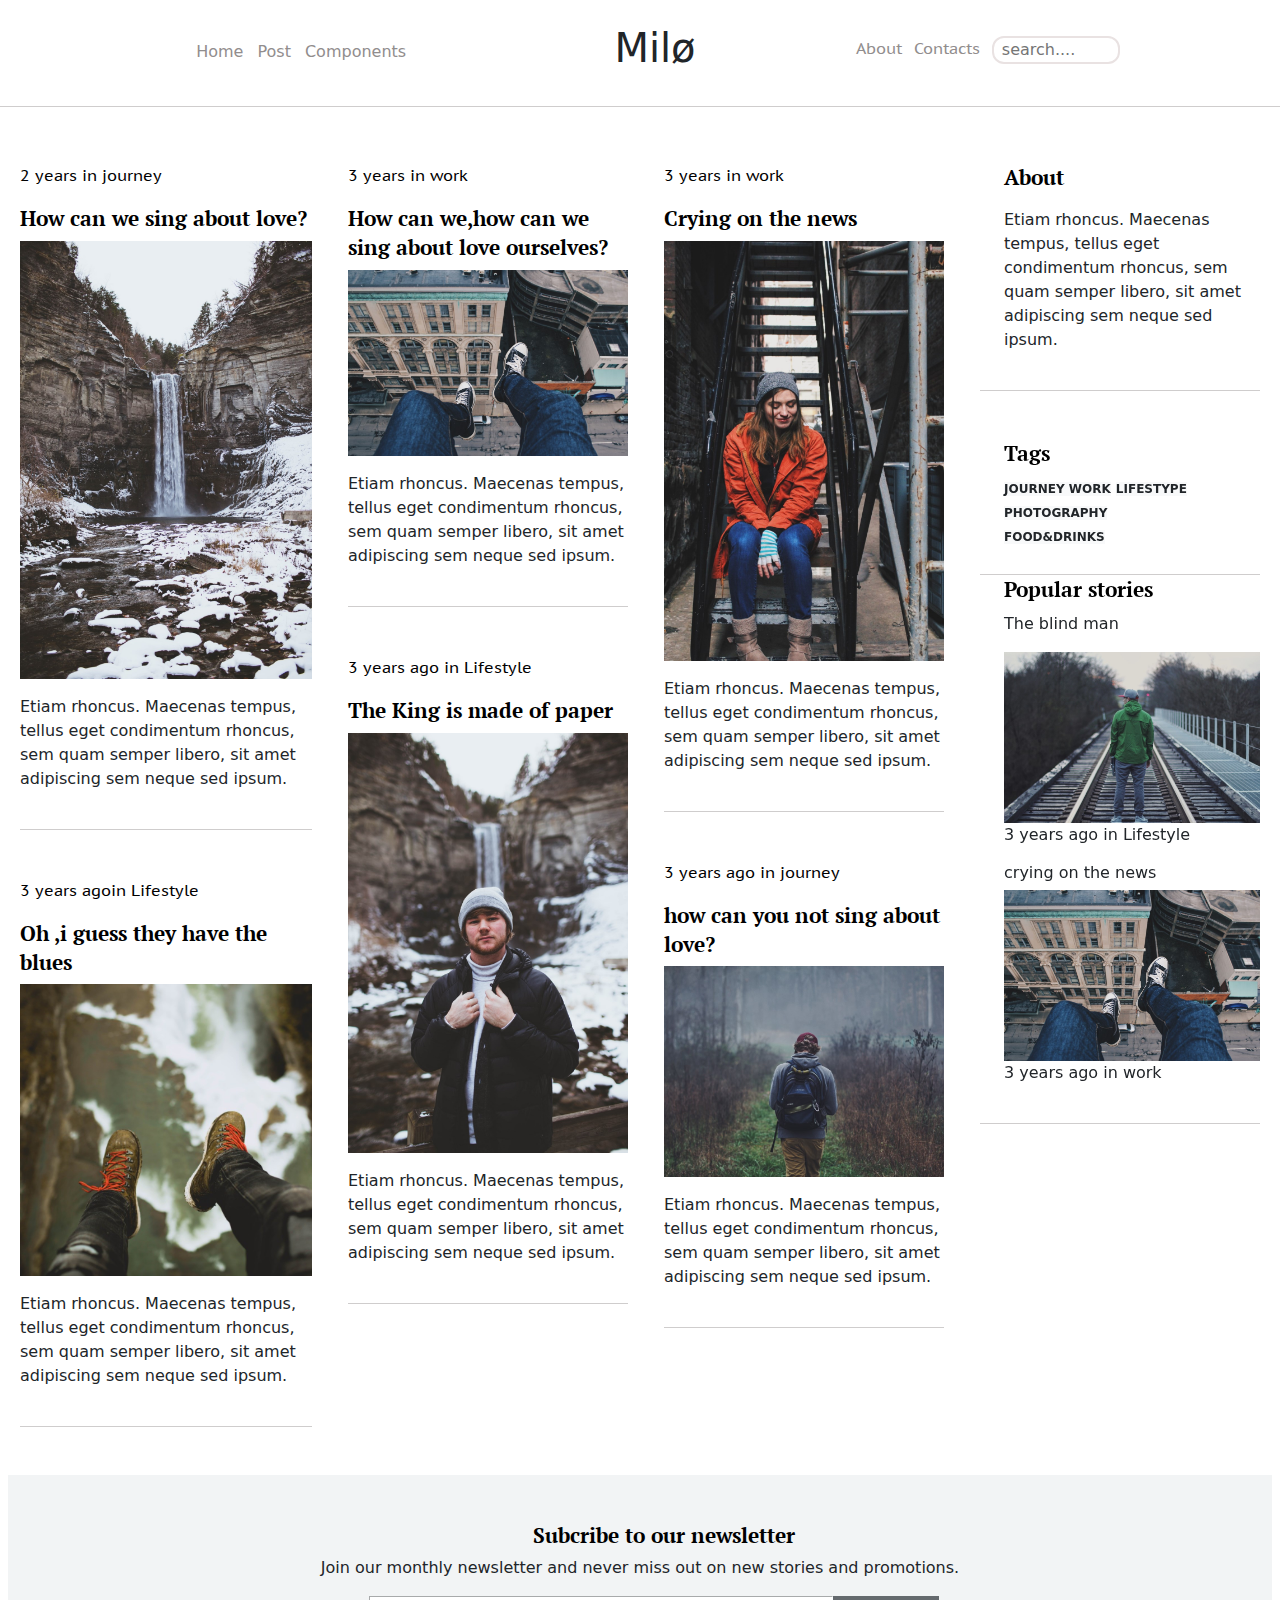
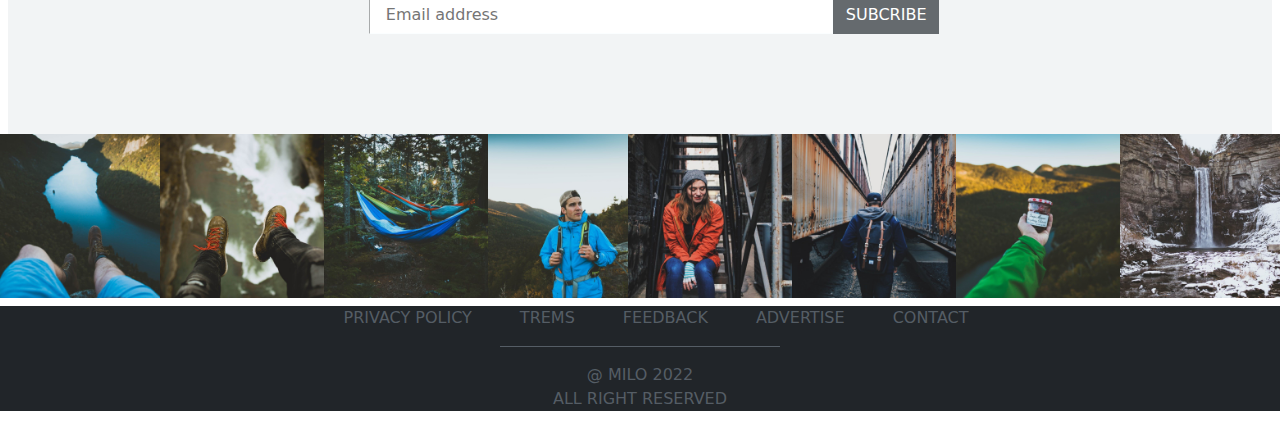
<file: bootstrap-5.3.3-dist/js/index.html>
<!DOCTYPE html>
<html lang="en">
<head>
    <meta charset="UTF-8">
    <meta name="viewport" content="width=device-width, initial-scale=1.0">
    <title>Document</title>
    <link rel="preconnect" href="https://fonts.gstatic.com" crossorigin>
<link href="https://fonts.googleapis.com/css2?family=PT+Sans+Caption:wght@400;700&family=PT+Serif:ital,wght@0,400;0,700;1,400;1,700&display=swap" rel="stylesheet">
    <link rel="preconnect" href="https://fonts.googleapis.com">
<link rel="preconnect" href="https://fonts.gstatic.com" crossorigin>
<link href="https://fonts.googleapis.com/css2?family=PT+Sans+Caption:wght@400;700&display=swap" rel="stylesheet">

    <link href="https://cdn.jsdelivr.net/npm/bootstrap@5.3.3/dist/css/bootstrap.min.css" rel="stylesheet" integrity="sha384-QWTKZyjpPEjISv5WaRU9OFeRpok6YctnYmDr5pNlyT2bRjXh0JMhjY6hW+ALEwIH" crossorigin="anonymous">

    <link rel="stylesheet" href="fullwidth.css">
</head>
<body>
    <div>
        <nav class="pt-4 justify-content-evenly">
            <div class="milonavigation ms-1 ">
            <ul class="text-dark mt-3">
                <li ><a href="">Home</a></li>
                <li ><a href="">Post</a></li>
                <li ><a href="">Components</a></li>
            </ul>
        </div>
        <div class="head ms-5">
            <h1><a href="" class="text-dark">
                Milø
                </a></h1>
        </div>
        <div class="Button_group mt-1">
            <div class="about_link mt-2 ">
                <p><a href="" class=" pt-3">About</a></p>
                <p><a href="" class="pt-3">Contacts</a></p>
                <div class=" ">
                    <input type="text" class="input px-2 " name="" id="" placeholder="search...."  class="form-control rounded-5 ">
                </div>
            </div>
           
        </div>
        
        </nav>
        <div class="mt-1  " style="border-bottom: 1px solid rgb(207, 205, 205); height: 23px; width: 100%; "></div>
            
        </div>
        
        <div class="row pt-5 m-2">
            <div class="col-sm-3 col-md-6  col-lg-3">
                <div>
                <p><a href="" class="text-decoration-none"> <span>2 years</span> in <span>journey</span></a></p>
                <h4><a href="" class="text-decoration-none">How can we sing  about love?</a></h4>
                <img src="18.jpg" alt="" class="image_1animate img-fluid">
                <p class="mt-3">Etiam rhoncus. Maecenas  tempus, tellus eget  condimentum rhoncus, sem quam semper libero, sit amet adipiscing sem neque sed ipsum. 
    
                </p>
                <div class="mt-1  " style="border-bottom: 1px solid rgb(207, 205, 205); height: 23px; width: 100%; "></div>
                </div>
                <div>
                    <div class="mt-5">
                        <p><a href="" class="text-decoration-none"><span>3 years ago</span>in <span>Lifestyle</span> </a></p>
                        <h4><a href="" class="text-decoration-none">Oh ,i guess they have   the blues</a></h4>
                        <img src="0.2.jpg" alt=""  class="image_1animate img-fluid">
                        <p class="mt-3">Etiam rhoncus. Maecenas  tempus, tellus eget  condimentum rhoncus, sem quam semper libero, sit amet adipiscing sem neque sed ipsum. 
            
                        </p>
                        <div class="mt-1  " style="border-bottom: 1px solid rgb(207, 205, 205); height: 23px; width: 100%; "></div>
                    </div>
                </div>
            </div>
            <div class="col-sm-3 col-md-6  col-lg-3 ps-4">
                <div>
                <p><a href="" class="text-decoration-none"> <span>3 years</span> in <span>work</span></a></p>
                <h4><a href="" class="text-decoration-none">How can we,how can we sing  about love ourselves?</a></h4>
                <img src="2.0.jpg" alt="" class="image_1animate img-fluid">
                <p class="mt-3">Etiam rhoncus. Maecenas  tempus, tellus eget  condimentum rhoncus, sem quam semper libero, sit amet adipiscing sem neque sed ipsum. 
    
                </p>
                <div class="mt-1  " style="border-bottom: 1px solid rgb(207, 205, 205); height: 23px; width: 100%; "></div>
                </div>
                <div>
                    <div class="mt-5">
                        <p><a href="" class="text-decoration-none"><span>3 years ago</span> in <span>Lifestyle</span> </a></p>
                        <h4><a href="" class="text-decoration-none">The King is made of paper </a></h4>
                        <img src="20.jpg" alt=""  class="image_1animate img-fluid">
                        <p class="mt-3">Etiam rhoncus. Maecenas  tempus, tellus eget  condimentum rhoncus, sem quam semper libero, sit amet adipiscing sem neque sed ipsum. 
            
                        </p>
                        <div class="mt-1  " style="border-bottom: 1px solid rgb(207, 205, 205); height: 23px; width: 100%; "></div>
                    </div>
                </div>
            </div>
            <div class="col-sm-3 col-md-6  col-lg-3 ps-4">
                <div>
                <p><a href="" class="text-decoration-none"> <span>3 years</span> in <span>work</span></a></p>
                <h4><a href="" class="text-decoration-none">Crying on the news</a></h4>
                <img src="5.jpg" alt="" class="image_1animate img-fluid">
                <p class="mt-3">Etiam rhoncus. Maecenas  tempus, tellus eget  condimentum rhoncus, sem quam semper libero, sit amet adipiscing sem neque sed ipsum. 
    
                </p>
                <div class="mt-1  " style="border-bottom: 1px solid rgb(207, 205, 205); height: 23px; width: 100%; "></div>
                </div>
                <div>
                    <div class="mt-5">
                        <p><a href="" class="text-decoration-none"><span>3 years ago</span> in <span>journey</span> </a></p>
                        <h4><a href="" class="text-decoration-none">how can you not sing about love? </a></h4>
                        <img src="4.0.jpg" alt=""  class="image_1animate img-fluid">
                        <p class="mt-3">Etiam rhoncus. Maecenas  tempus, tellus eget  condimentum rhoncus, sem quam semper libero, sit amet adipiscing sem neque sed ipsum. 
            
                        </p>
                        <div class="mt-1  " style="border-bottom: 1px solid rgb(207, 205, 205); height: 23px; width: 100%; "></div>
                    </div>
                </div>
            </div>
            <div class="col-sm-3 col-md-6  col-lg-3 ps-4">
                <div class="align-items-center">
                <h4><a href="" class="text-decoration-none ms-4">About</a></h4>
                <p class="mt-3 ms-4">Etiam rhoncus. Maecenas  tempus, tellus eget  condimentum rhoncus, sem quam semper libero, sit amet adipiscing sem neque sed ipsum. 
    
                </p>
                <div class="mt-1  " style="border-bottom: 1px solid rgb(207, 205, 205); height: 23px; width: 100%; "></div>
                </div>
                <div class="mt-5  sticky-top " style="top: 80px;">
                    <h4><a href="" class="text-decoration-none ms-4">Tags</a></h4>
                    <div class="ancor ms-4 gap-3">
                    <a href="" class="text-decoration-none bg-light text-dark ">JOURNEY  <a href="" class="text-decoration-none bg-light text-dark">WORK</a></a>
                    
                    <a href="" class="text-decoration-none bg-light text-dark">LIFESTYPE</a>
                    <a href="" class="text-decoration-none bg-light text-dark">PHOTOGRAPHY</a>
                    </div>
                    <div class="ancor ms-4">
                        <a href="" class="text-decoration-none bg-light text-dark">FOOD&DRINKS</a>
                    </div>
                    <div class="mt-1  " style="border-bottom: 1px solid rgb(207, 205, 205); height: 23px; width: 100%; "></div>
                  <div class=" position  ms-4">
                    <h4><a href="" class="text-decoration-none">Popular stories</a></h4>
                    <p><a href=""></a>The blind man</p>
                    <img src="6.0.jpg" alt="" class=" image_1animate img-fluid" style="position: sticky;">
                    <p>3 years ago in Lifestyle</p>
                    <div>
                        <h6>crying on the news</h6>
                        <img src="2.0.jpg" alt="" class=" image_1animate img-fluid">
                        <p>3 years ago in work</p>
                    </div>
                     </div>
                     <div class="mt-1  " style="border-bottom: 1px solid rgb(207, 205, 205); height: 23px; width: 100%; "></div>
                  </div>
            </div>
            <div class=" d-flex justify-content-center mt-5 dance pt-5">
                <div>
                    <h5 class="ms-5 align-self-center " >Subcribe to our newsletter</h5>
                    <p class="fold">Join our monthly newsletter and never miss out on new stories and promotions.</p>
                    <div class="d-flex" >
                        <input type="email"  placeholder="Email address"   class="border_light ms-5 px-3  me-0" >
                        <button class="btn  ms-0 rounded-0 text-uppercase"> Subcribe</button>
                    </div>
                </div>
            </div>
            <div>
                <div class="row p-0">
                     <div class=" col-12 col-sm-12 col-md-12 col-lg-6 p-0">
                      <div class="row">
                            <div class="  p-0 col-3 col-sm-3 ">
                              <img class="img-fluid" src="0.1.jpg" alt="">
                            </div>
                            <div class="  p-0 col-3 col-sm-3">
                                <img class="img-fluid" src="0.2.jpg" alt="">
                            </div>
                            <div class="  p-0 col-3 col-sm-3"><img class="img-fluid" src="0.3.jpg" alt=""></div>
                            <div class="  p-0 col-3 col-sm-3"><img  class="img-fluid" src="41.jpg" alt=""></div>
                      </div>
                     </div>
                     <div class=" col-12 col-md-12 col-lg-6 p-0 ">
                      <div class="row">
                            <div class="  p-0 col-3 col-sm-3">
                              <img class="img-fluid" src="12.jpg" alt="">
                            </div>
                            <div class="  p-0 col-3 col-sm-3">
                                <img class="img-fluid" src="0.5.jpg" alt="">
                            </div>
                            <div class="  p-0 col-3 col-sm-3"><img class="img-fluid" src="70.jpg" alt=""></div>
                            <div class="  p-0 col-3 col-sm-3"><img  class="img-fluid" src="32.jpg" alt=""></div>
                      </div>
                     </div>

                     </div>
                    </div>
                     </div>
                </div>
            </div>
            <div class=" background_next  bg-dark" style="width: 100%;">
          <ul class="d-flex gap-5 justify-content-center">
            <li style="list-style-type: none;"><a href="" class="text-decoration-none">PRIVACY POLICY</a></li>
            <li style="list-style-type: none;"><a href="" class="text-decoration-none">TREMS</a></li>
            <li style="list-style-type: none;"><a href="" class="text-decoration-none">FEEDBACK</a></li>
            <li style="list-style-type: none;"><a href="" class="text-decoration-none">ADVERTISE</a></li>
            <li style="list-style-type: none;"><a href="" class="text-decoration-none">CONTACT</a></li>
          </ul>
          <div class="style_div" style="border-bottom: 1px solid #555d65 "></div>
          <div class="DAILING pt-3">
            <p>@ MILO 2022 <br>
            ALL RIGHT RESERVED</P>
          </div>
            </div>
             
</body> 
</html>
</file>
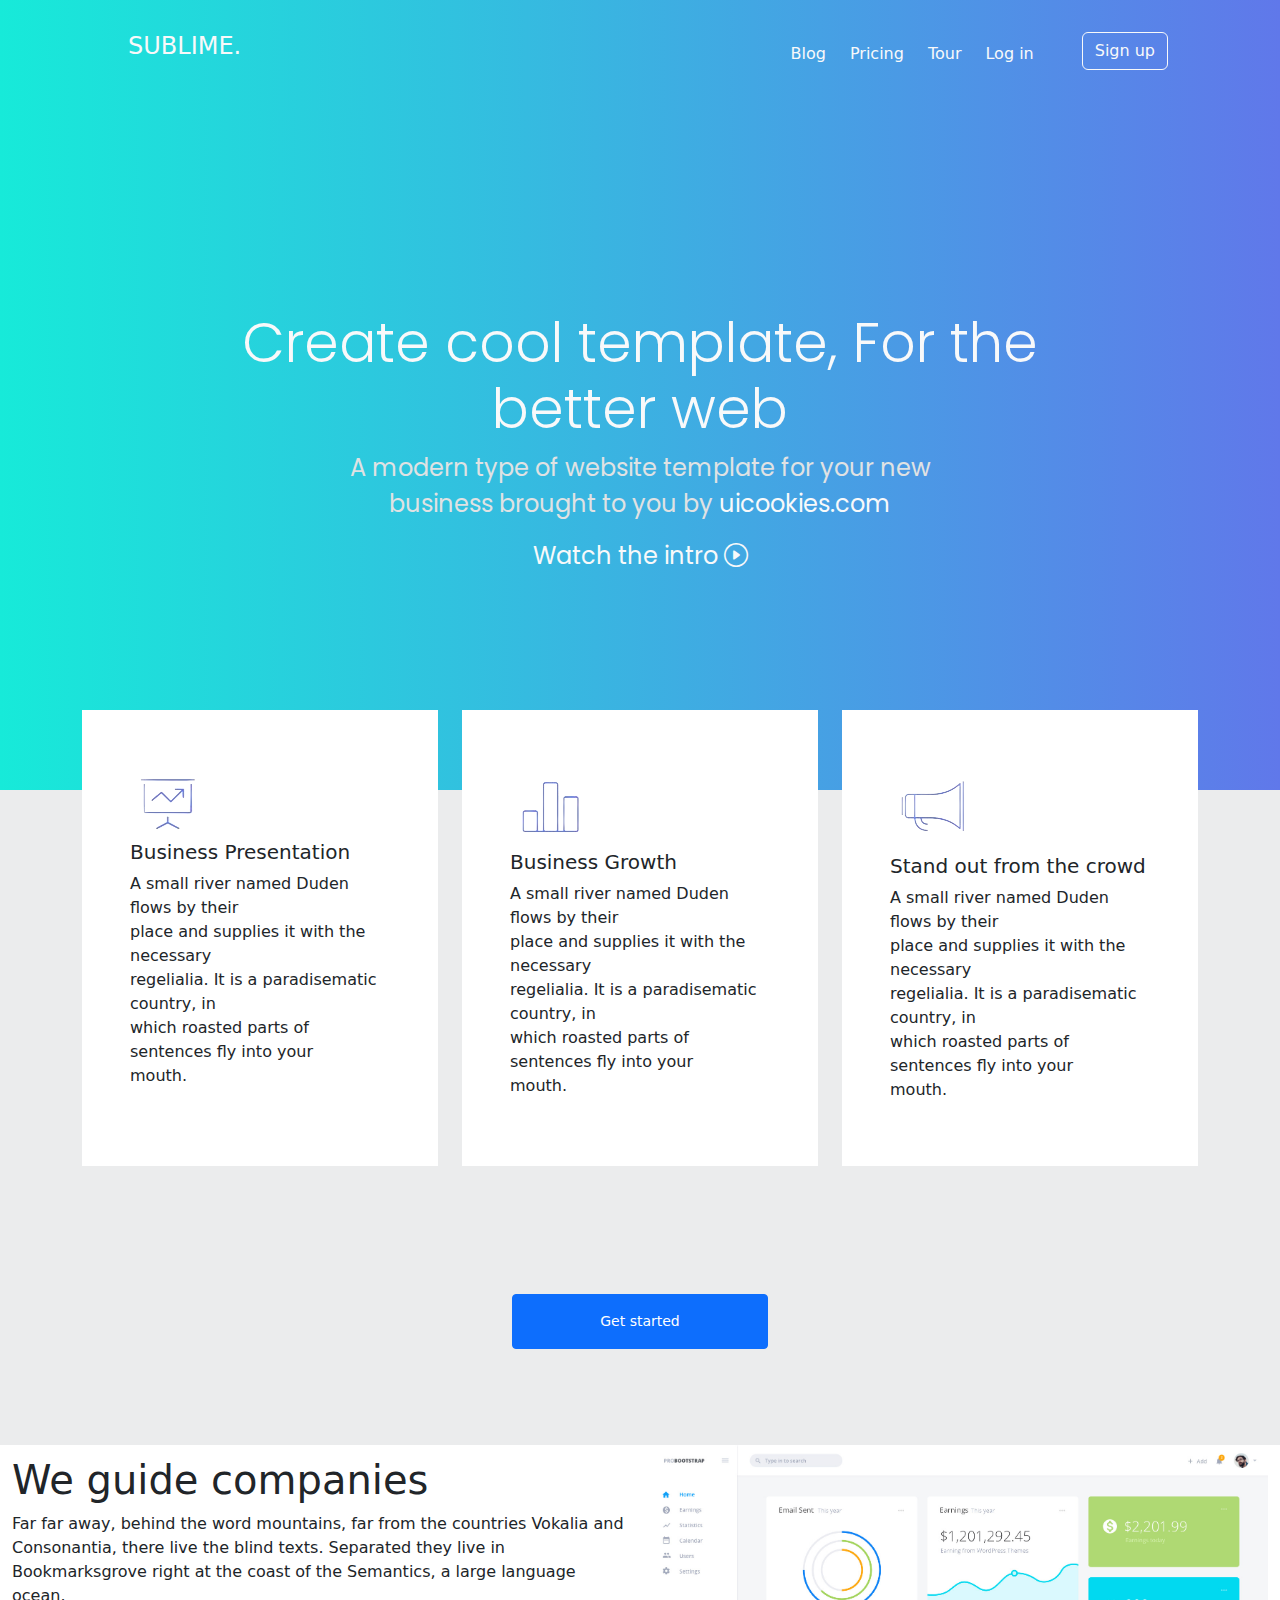
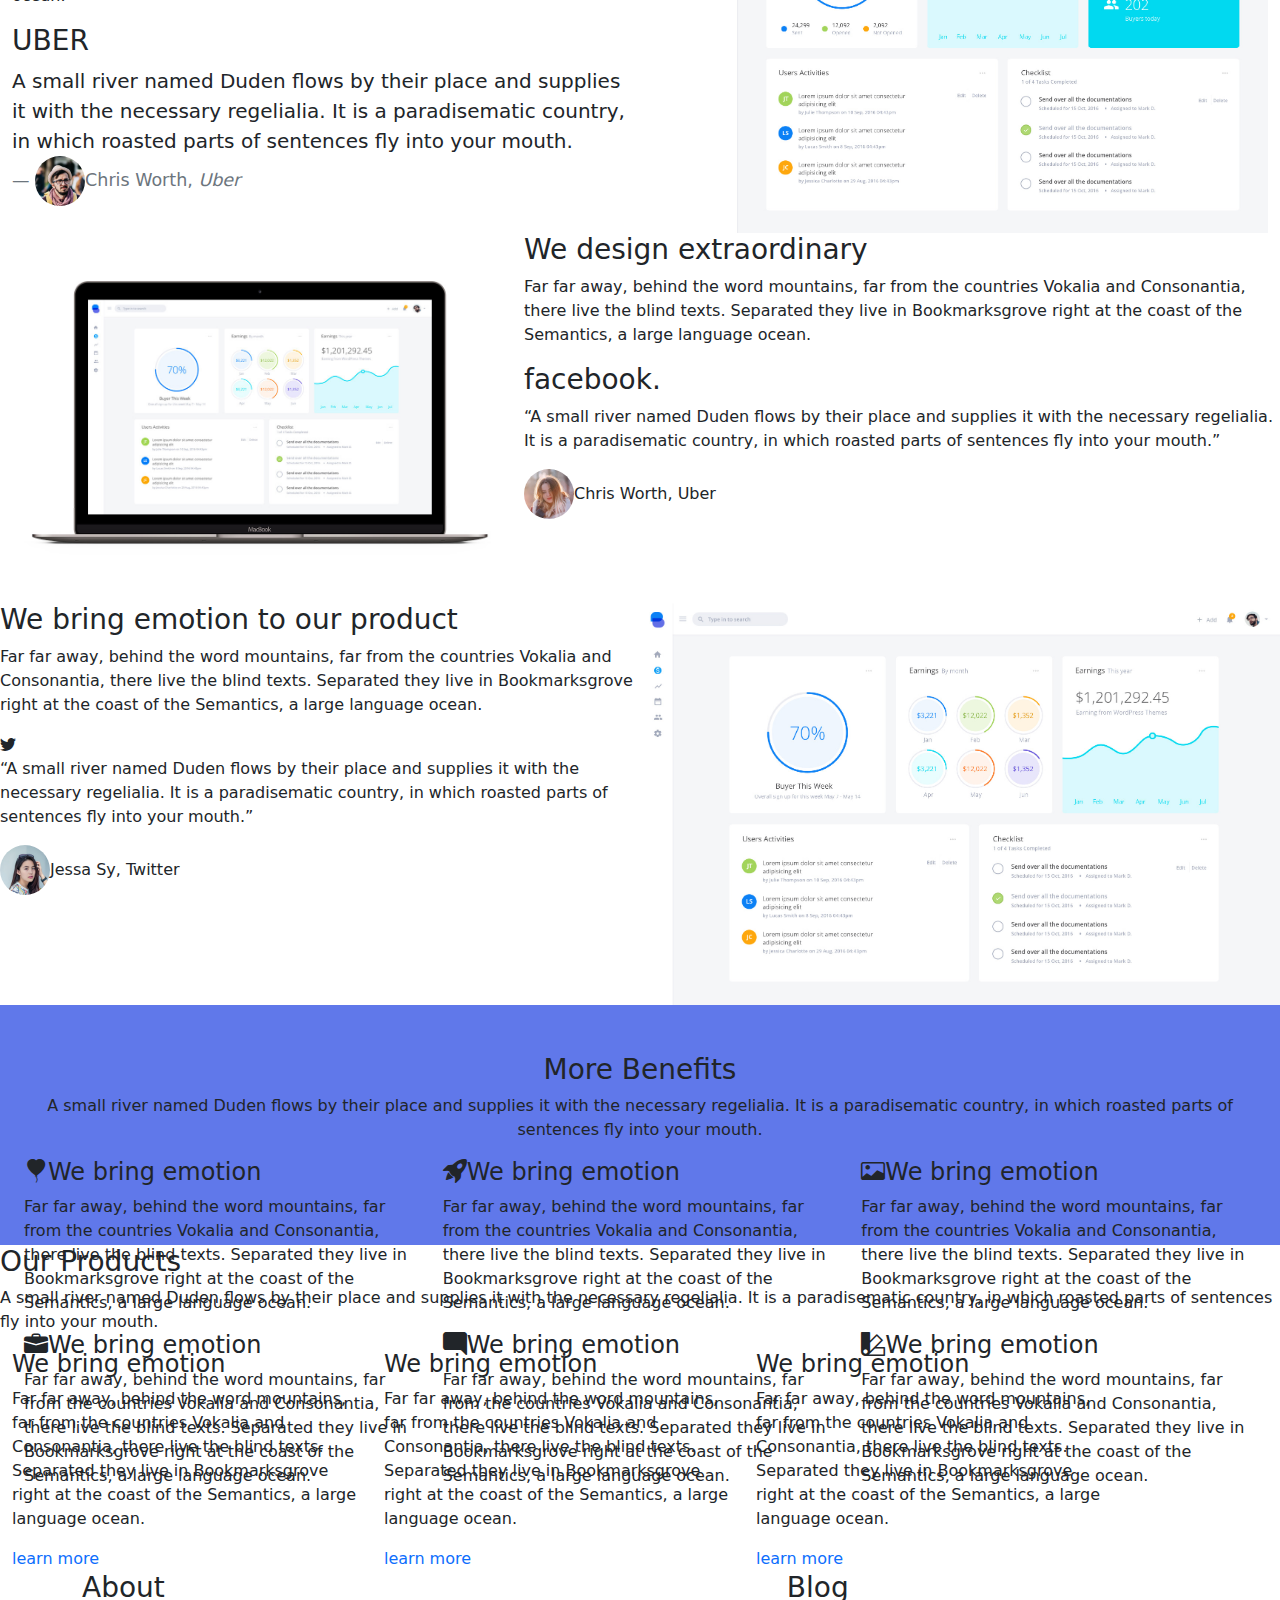
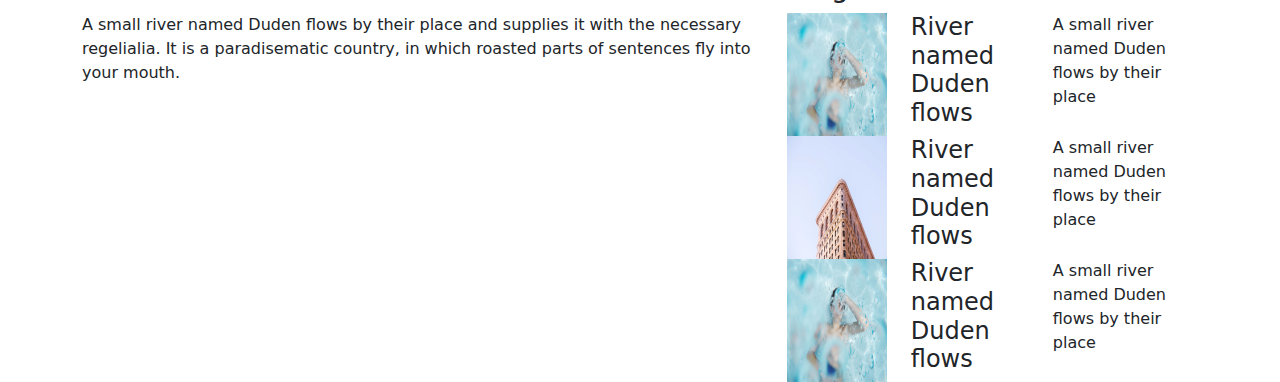
<file: bootstrap-5.3.3-dist/js/class.html>
<!DOCTYPE html>
<html lang="en">
  <head>
    <meta charset="UTF-8" />
    <meta name="viewport" content="width=device-width, initial-scale=1.0" />
    <title>Document</title>
    <link rel="stylesheet" href="class.css" />
    <link rel="preconnect" href="https://fonts.googleapis.com" />
    <link rel="preconnect" href="https://fonts.gstatic.com" crossorigin />
    <link
      href="https://fonts.googleapis.com/css2?family=Poppins:ital,wght@0,100;0,200;0,300;0,400;0,500;0,600;0,700;0,800;0,900;1,100;1,200;1,300;1,400;1,500;1,600;1,700;1,800;1,900&display=swap"
      rel="stylesheet"
    />
    <link
      rel="stylesheet"
      href="https://cdn.jsdelivr.net/npm/bootstrap-icons@1.11.3/font/bootstrap-icons.min.css"
    />
    <link
      href="https://cdn.jsdelivr.net/npm/bootstrap@5.3.3/dist/css/bootstrap.min.css"
      rel="stylesheet"
      integrity="sha384-QWTKZyjpPEjISv5WaRU9OFeRpok6YctnYmDr5pNlyT2bRjXh0JMhjY6hW+ALEwIH"
      crossorigin="anonymous"
    />
  </head>
  <body>
    <nav class="linear_gradient sticky-top">
      <div class="d-flex mx-5 p-3">
        <h4 class="ms-5 p-3 text-light"><a href=""></a>SUBLIME.</h4>
        <div class="d-flex gap-5 mx-5 mt-3 ms-auto">
          <ul class="d-flex gap-4 ">
            <span
              ><li style="list-style-type: none" class="text-light">
                <a href=""></a>Blog
              </li></span
            >
            <span
              ><li style="list-style-type: none" class="text-light">
                <a href=""></a>Pricing
              </li></span
            >
            <span
              ><li style="list-style-type: none" class="text-light">
                <a href=""></a>Tour
              </li></span
            >
            <span
              ><li style="list-style-type: none" class="text-light">
                <a href=""></a>Log in
              </li></span
            >
          </ul>
          <button class="mb-4 btn btn-outline-light">Sign up</button>
        </div>
      </div>
    </nav>
    <div class="text_text">
      <h1 class="text-light text_light">
        Create cool template, For the <br>better web
      </h1>
      <p>
        A modern type of website template for your new <br />
        business brought to you by
        <a href="" class="text-decoration-none text-light">uicookies.com</a>
      </p>
      <p class="text-light">
        <a href=""></a>Watch the intro <i class="bi bi-play-circle"></i>
      </p>
    </div>
    <div class="back_danger pb-5">
      <div class="container d-flex justify-content-center gap-4 " style="position: relative; top: -80px;">
        <div class="bg_light p-5 justify-content-center">
          <img src="bussiness-removebg-preview.png" alt="" />
          <h5>Business Presentation</h5>
          <p>
            A small river named Duden flows by their <br />
            place and supplies it with the necessary <br />regelialia. It is a
            paradisematic country, in <br />
            which roasted parts of sentences fly into your <br />
            mouth.
          </p>
        </div>
        <div class="bg_light p-5  ">
          <img src="growth-removebg-preview.png" alt="" />
          <h5>Business Growth</h5>
          <p>
            A small river named Duden flows by their <br />
            place and supplies it with the necessary <br />regelialia. It is a
            paradisematic country, in <br />
            which roasted parts of sentences fly into your <br />
            mouth.
          </p>
        </div>
        <div class="bg_light p-5 justify-content-center" >
          <img src="megaphone-removebg-preview.png" alt="" />
          <h5>Stand out from the crowd</h5>
          <p>
            A small river named Duden flows by their <br />
            place and supplies it with the necessary <br />regelialia. It is a
            paradisematic country, in <br />
            which roasted parts of sentences fly into your <br />
            mouth.
          </p>
        </div>
      </div>
      <div class="mt-5 mb-5 d-flex justify-content-center align-items-center">
        <button class="p_2 p-3 btn btn-primary btn-sm">Get started</button>
      </div>
    </div>
    <div class="container-fluid">
      <div class="row">
      
          <div class="col-md-6 left-section d-flex flex-column justify-content-center">
              <h1>We guide companies</h1>
              <p>Far far away, behind the word mountains, far from the countries Vokalia and Consonantia, there live the blind texts. Separated they live in Bookmarksgrove right at the coast of the Semantics, a large language ocean.</p>
              <h3>UBER</h3>
              <blockquote class="blockquote">
                  <p>A small river named Duden flows by their place and supplies it with the necessary regelialia. It is a paradisematic country, in which roasted parts of sentences fly into your mouth.</p>
                  <footer class="blockquote-footer"><img src="person_1.jpg" alt="" class="rounded-circle" width="50px" height="50px">Chris Worth, <cite title="Source Title">Uber</cite></footer>
              </blockquote>
          </div>
          <div class="col-md-6">
      <img src="img_showcase_2.jpg" alt="" class="img-fluid">
          </div>
        </div>
          </div>
 


    <div class="d-flex justify-content-center">
    <div class="mt-5">
    <img src="save.jpg" alt="" class="img-fluid">
    </div>
    <div class="">
    <h3>We design extraordinary
    </h3>
    <p>Far far away, behind the word mountains, far from the countries Vokalia and Consonantia, there live the blind texts. Separated they live in Bookmarksgrove right at the coast of the Semantics, a large language ocean.
    </p>
    <h3>facebook.</h3>
    <p>“A small river named Duden flows by their place and supplies it with the necessary regelialia. It is a paradisematic country, in which roasted parts of sentences fly into your mouth.”
    </p>
    <p>
      <img
        src="girlly.jpg"
        alt=""
        class="rounded-circle"
        width="50px"
        height="50px"
      />Chris Worth, Uber
    </p>
    </div>
    </div>
    <div class="d-flex pt-5">
      <div>
      <h3>We bring emotion to our product
      </h3>
      <p>Far far away, behind the word mountains, far from the countries Vokalia and Consonantia, there live the blind texts. Separated they live in Bookmarksgrove right at the coast of the Semantics, a large language ocean.
      </p>
      <i class="bi bi-twitter"></i>
      <p>“A small river named Duden flows by their place and supplies it with the necessary regelialia. It is a paradisematic country, in which roasted parts of sentences fly into your mouth.”
      </p>
      <p>
        <img
          src="ice.jpg"
          alt=""
          class="rounded-circle"
          width="50px"
          height="50px"
        />Jessa Sy, Twitter
      </p>
      
      </div>
    <div>
        <img src="mummy.jpg" alt="" class="img-fluid">
      </div>
       </div>
       <div class="rolling py-5 px-4   " >
       <div>
        <h3 class="text-center">More Benefits
        </h3>
        <p class="text-center">A small river named Duden flows by their place and supplies it with the necessary regelialia. It is a paradisematic country, in which roasted parts of sentences fly into your mouth.        </p>
       </div>
       <div class="row  ">
        <div class="col-sm-4">
          <div>
            <h4><i class="bi bi-balloon-heart-fill"></i>We bring emotion</h4>
            <p>Far far away, behind the word mountains, far from the countries Vokalia and Consonantia, there live the blind texts. Separated they live in Bookmarksgrove right at the coast of the Semantics, a large language ocean.
            </p>
          </div>
          <div>
            <h4><i class="bi bi-briefcase-fill"></i>We bring emotion</h4>
            <p>Far far away, behind the word mountains, far from the countries Vokalia and Consonantia, there live the blind texts. Separated they live in Bookmarksgrove right at the coast of the Semantics, a large language ocean.
            </p>
          </div>
            </div>

            <div class="col-sm-4">
              <div>
                <h4><i class="bi bi-rocket-takeoff-fill"></i>We bring emotion</h4>
                <p>Far far away, behind the word mountains, far from the countries Vokalia and Consonantia, there live the blind texts. Separated they live in Bookmarksgrove right at the coast of the Semantics, a large language ocean.
                </p>
              </div>
              <div>
                <h4><i class="bi bi-chat-right-fill"></i>We bring emotion</h4>
                <p>Far far away, behind the word mountains, far from the countries Vokalia and Consonantia, there live the blind texts. Separated they live in Bookmarksgrove right at the coast of the Semantics, a large language ocean.
                </p>
              </div>
                </div>

                <div class="col-sm-4">
                  <div>
                    <h4><i class="bi bi-card-image"></i>We bring emotion</h4>
                    <p>Far far away, behind the word mountains, far from the countries Vokalia and Consonantia, there live the blind texts. Separated they live in Bookmarksgrove right at the coast of the Semantics, a large language ocean.
                    </p>
                  </div>
                  <div>
                    <h4><i class="bi bi-palette2"></i>We bring emotion</h4>
                    <p>Far far away, behind the word mountains, far from the countries Vokalia and Consonantia, there live the blind texts. Separated they live in Bookmarksgrove right at the coast of the Semantics, a large language ocean.
                    </p>
                  </div>
                    </div>
                   </div>
                  </div>
                   <div class="pe">
                  <div class="">
                    <h3>Our Products
                    </h3>
                    <p>A small river named Duden flows by their place and supplies it with the necessary regelialia. It is a paradisematic country, in which roasted parts of sentences fly into your mouth.
                    </p>
                  </div>
                  <div class="row container">
                   <div class="col-sm-4">
                  <h4>We bring emotion
                  </h4>
                  <p>Far far away, behind the word mountains, far from the countries Vokalia and Consonantia, there live the blind texts. Separated they live in Bookmarksgrove right at the coast of the Semantics, a large language ocean.
                  </p>
                  <a href="" class="text-decoration-none">learn more</a>
                   </div> 
                   <div class="col-sm-4 ">
                    <h4>We bring emotion
                    </h4>
                    <p>Far far away, behind the word mountains, far from the countries Vokalia and Consonantia, there live the blind texts. Separated they live in Bookmarksgrove right at the coast of the Semantics, a large language ocean.
                    </p>
                    <a href="" class="text-decoration-none">learn more</a>
                     </div>
                     <div class="col-sm-4">
                      <h4>We bring emotion
                      </h4>
                      <p>Far far away, behind the word mountains, far from the countries Vokalia and Consonantia, there live the blind texts. Separated they live in Bookmarksgrove right at the coast of the Semantics, a large language ocean.
                      </p>
                      <a href="" class="text-decoration-none">learn more</a>
                       </div>
                        </div>
                       </div>
                       <div class="container d-flex">
                        <div>
                          <h3>About</h3>
                          <p>A small river named Duden flows by their place and supplies it with the necessary regelialia. It is a paradisematic country, in which roasted parts of sentences fly into your mouth.</p>                          </p>
                        </div>
                         <div>
                          <h3>Blog</h3>
                          <div class="d-flex gap-4">
                         <img src="blog1.jpg" alt="" class="img-fluid" width="100px" height="">
                         <h4>River named Duden flows
                        </h4>
                        <p>A small river named Duden flows by their place</p>
                          </div>
                          <div class="d-flex gap-4">
                            <img src="blog2.jpg" alt="" class="img-fluid" width="100px" height="">
                            <h4>River named Duden flows
                           </h4>
                           <p>A small river named Duden flows by their place</p>
                             </div>
                             <div class="d-flex gap-4">
                              <img src="blog1.jpg" alt="" class="img-fluid" width="100px" height="">
                              <h4>River named Duden flows
                             </h4>
                             <p>A small river named Duden flows by their place</p>
                               </div>
                         </div>
                       </div> 
  </body>
</html>
</file>
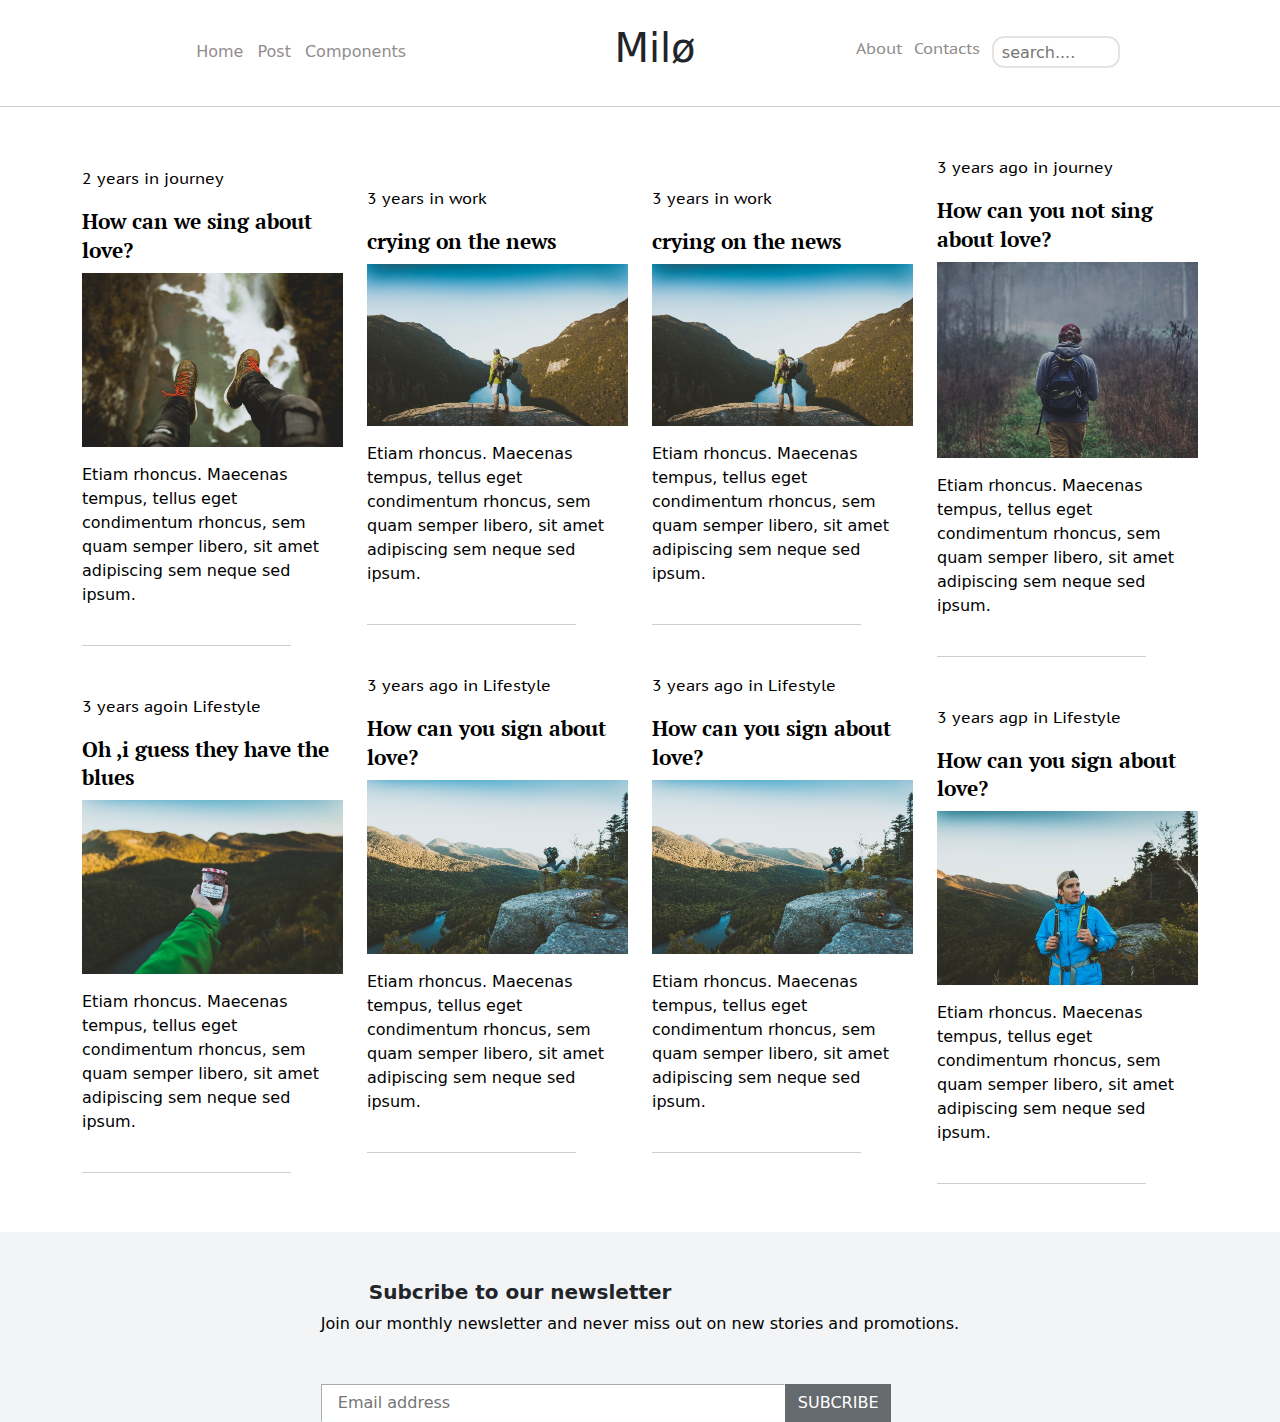
<file: bootstrap-5.3.3-dist/js/four column.html>
<!DOCTYPE html>
<html lang="en">
<head>
    <meta charset="UTF-8">
    <meta name="viewport" content="width=device-width, initial-scale=1.0">
    <link rel="preconnect" href="https://fonts.googleapis.com">
<link rel="preconnect" href="https://fonts.gstatic.com" crossorigin>
<link href="https://fonts.googleapis.com/css2?family=PT+Sans+Caption:wght@400;700&family=PT+Serif:ital,wght@0,400;0,700;1,400;1,700&display=swap" rel="stylesheet">
    <link rel="preconnect" href="https://fonts.googleapis.com">
<link rel="preconnect" href="https://fonts.gstatic.com" crossorigin>
<link href="https://fonts.googleapis.com/css2?family=PT+Sans+Caption:wght@400;700&display=swap" rel="stylesheet">
        <link href="https://cdn.jsdelivr.net/npm/bootstrap@5.3.3/dist/css/bootstrap.min.css" rel="stylesheet" integrity="sha384-QWTKZyjpPEjISv5WaRU9OFeRpok6YctnYmDr5pNlyT2bRjXh0JMhjY6hW+ALEwIH" crossorigin="anonymous">
        <link rel="stylesheet" href="fourcolumn.css">
    <title>Document</title>
</head>
<body>
      <div>
        <nav class="pt-4 justify-content-evenly  ">
            <div class="milonavigation ms-1 ">
            <ul class="text-dark mt-3">
                <li ><a href="">Home</a></li>
                <li ><a href="">Post</a></li>
                <li ><a href="">Components</a></li>
            </ul>
        </div>
        <div class="head ms-5">
            <h1><a href="" class="text-dark">
                Milø
                </a></h1>
        </div>
        <div class="Button_group mt-1">
            <div class="about_link mt-2 ">
                <p><a href="" class=" pt-3">About</a></p>
                <p><a href="" class="pt-3">Contacts</a></p>
                <div class=" ">
                    <input type="text" class="input px-2 " name="" id="" placeholder="search...."  class="form-control rounded-4 " style="height: 2rem;">
                </div>
            </div>
           
        </div>
        
        </nav>
        <div class="mt-1  " style="border-bottom: 1px solid rgb(207, 205, 205); height: 23px; width: 100%; "></div>
            
        </div>
    

    </div>
    <div class="container">
        <div class="row align-items-center justify-content-center  pt-5">
            <div class="col-sm-3 col-md-6  col-lg-3">
                <div>
                <p><a href="" class="text-decoration-none"> <span>2 years</span> in <span>journey</span></a></p>
                <h4><a href="" class="text-decoration-none">How can we sing  about love?</a></h4>
                <img src="1.00.jpg" alt="" class="image_1animate img-fluid">
                <p class="mt-3">Etiam rhoncus. Maecenas  tempus, tellus eget  condimentum rhoncus, sem quam semper libero, sit amet adipiscing sem neque sed ipsum. 
    
                </p>
                <div class="mt-1  " style="border-bottom: 1px solid rgb(207, 205, 205); height: 23px; width: 80%; "></div>
            </div>
            <div>
                <div class="mt-5">
                    <p><a href="" class="text-decoration-none"><span>3 years ago</span>in <span>Lifestyle</span> </a></p>
                    <h4><a href="" class="text-decoration-none">Oh ,i guess they have   the blues</a></h4>
                    <img src="5.0.jpg" alt=""  class="image_1animate img-fluid">
                    <p class="mt-3">Etiam rhoncus. Maecenas  tempus, tellus eget  condimentum rhoncus, sem quam semper libero, sit amet adipiscing sem neque sed ipsum. 
        
                    </p>
                    <div class="mt-1  " style="border-bottom: 1px solid rgb(207, 205, 205); height: 23px; width: 80%; "></div>
                </div>
            </div>
            </div>
            
            
            <div class="col-sm-3 col-md-6  col-lg-3">
                <div>
                    <p><a href="" class="text-decoration-none"><span>3 years</span> in <span>work</span></a></p>
                    <h4><a href="" class="text-decoration-none">crying on the news</a></h4>
                    <img src="7.0.jpg" alt=""  class="image_1animate img-fluid">
                    <p class="mt-3">Etiam rhoncus. Maecenas  tempus, tellus eget  condimentum rhoncus, sem quam semper libero, sit amet adipiscing sem neque sed ipsum. 
        
                    </p>
                    <div class="mt-1  " style="border-bottom: 1px solid rgb(207, 205, 205); height: 23px; width: 80%; "></div>
                </div>
                <div>
                    <div class="mt-5">
                        <p><a href="" class="text-decoration-none"><span>3 years ago</span> in <span>Lifestyle</span> </a></p>
                        <h4><a href="" class="text-decoration-none">How can you sign about love?</a></h4>
                        <img src="10.0.jpg" alt=""  class="image_1animate img-fluid">
                        <p class="mt-3">Etiam rhoncus. Maecenas  tempus, tellus eget  condimentum rhoncus, sem quam semper libero, sit amet adipiscing sem neque sed ipsum. 
            
                        </p>
                        <div class="mt-1  " style="border-bottom: 1px solid rgb(207, 205, 205); height: 23px; width: 80%; "></div>
                    </div>
                </div>
      
            </div>
            <div class="col-sm-3 col-md-6 col-lg-3 ">
                <div>
                    <p><a href="" class="text-decoration-none"><span>3 years</span> in <span>work</span></a></p>
                    <h4><a href="" class="text-decoration-none">crying on the news</a></h4>
                    <img src="7.0.jpg" alt=""  class="image_1animate img-fluid">
                    <p class="mt-3">Etiam rhoncus. Maecenas  tempus, tellus eget  condimentum rhoncus, sem quam semper libero, sit amet adipiscing sem neque sed ipsum. 
        
                    </p>
                    <div class="mt-1  " style="border-bottom: 1px solid rgb(207, 205, 205); height: 23px; width: 80%; "></div>
                </div>
                <div>
                    <div class="mt-5">
                        <p><a href="" class="text-decoration-none"><span>3 years ago</span> in <span>Lifestyle</span> </a></p>
                        <h4><a href="" class="text-decoration-none">How can you sign about love?</a></h4>
                        <img src="10.0.jpg" alt=""  class="image_1animate img-fluid">
                        <p class="mt-3">Etiam rhoncus. Maecenas  tempus, tellus eget  condimentum rhoncus, sem quam semper libero, sit amet adipiscing sem neque sed ipsum. 
            
                        </p>
                        <div class="mt-1  " style="border-bottom: 1px solid rgb(207, 205, 205); height: 23px; width: 80%; "></div>
                    </div>
                </div>
            </div>
            

            <div class="col-sm-3 col-md-6 col-lg-3 ">
                <div>
                    <p><a href="" class="text-decoration-none"><span>3 years ago</span> in <span>journey</span></a></p>
                    <h4><a href="" class="text-decoration-none">How can you not sing   about love?</a></h4>
                    <img src="4.0.jpg" alt=""  class="image_1animate img-fluid">
                    <p class="mt-3">Etiam rhoncus. Maecenas  tempus, tellus eget  condimentum rhoncus, sem quam semper libero, sit amet adipiscing sem neque sed ipsum. 
        
                    </p>
                    <div class="mt-1  " style="border-bottom: 1px solid rgb(207, 205, 205); height: 23px; width: 80%; "></div>
                </div>
                <div>
                    <div class="mt-5">
                        <p><a href="" class="text-decoration-none"><span>3 years agp</span> in <span>Lifestyle</span> </a></p>
                        <h4><a href="" class="text-decoration-none">How can you sign about love?</a></h4>
                        <img src="11.0.jpg" alt=""  class="image_1animate img-fluid">
                        <p class="mt-3">Etiam rhoncus. Maecenas  tempus, tellus eget  condimentum rhoncus, sem quam semper libero, sit amet adipiscing sem neque sed ipsum. 
            
                        </p>
                        <div class="mt-1  " style="border-bottom: 1px solid rgb(207, 205, 205); height: 23px; width: 80%; "></div>
                    </div>
                </div>
            </div>
        </div>
    </div>
    <div class=" d-flex justify-content-center mt-5 dance pt-5">
        <div class="">
            <h5 class="align-self-center ms-5 fw-bold" >Subcribe to our newsletter</h5>
            <p class="">Join our monthly newsletter and never miss out on new stories and promotions.</p>
            <div class="d-flex inputgroup mt-5 " >
                <input type="email"  placeholder="Email address"   class="border_light px-3  me-0" >
                <button class="btn   rounded-0 text-uppercase"> Subcribe</button>
            </div>
        </div>
    </div>
   
   </body>
</html>
</file>
<file: bootstrap-5.3.3-dist/js/fullwidth.css>
*{
    padding: 0;
    margin: 0;
    scroll-behavior: smooth;
    text-decoration: none;

   
}
nav{

    display: flex;
}

.milonavigation ul{
    
    display: flex;
    text-decoration:none ;
    list-style-type: none;
    gap: 14px;
}
.milonavigation ul li a{
    text-decoration: none;
    color:rgb(145, 141, 141);
}
.head h1 a{
    text-decoration: none;
    text-align: center;
}
.about_link{
    display: flex;
    gap: 12px;
}
.about_link p a{
    text-decoration: none;
    color: rgb(145, 141, 141);
}
.input{
    width: 8rem;
    border-radius: 12px;
    border: 2px solid rgb(233, 226, 226) ;
}
span:hover{
    border-bottom: 1px solid black;
}

.input:focus{
    
    width: 12rem;
}
.input::before{
 content: "Enter your search query here ";
 }
@media (max-width:768px){
    .milonavigation{
        display: none;
    }
   .Button_group{
    display: none;
   }
   .border_light{
       width: 100%;
   }
}
.image_1animate{
    transition: 200ms ease;

}
.image_1animate:hover{
    transform: translateY(-10px);
    box-shadow: 0 6px  19px rgb(151, 146, 146)  ;
}

.ancor a{
    gap: 6px;
    font-size: 75%;
    font-weight: 700;
    background-color: rgb(215, 217, 218);
    border-color:rgb(242, 244, 245) ;
}
h4 a{
    color: black;
    font-family: "PT Serif", serif;
    font-weight: 800;
    font-size:20.8838px ;
   
}
.position img{
    position: sticky;
}
p a{
    color: #000;
    font-family: "PT Sans Caption", sans-serif;
}
.dance{
    background-color: #f2f4f5;
    padding-bottom: 100px;
}
.border_light{
    border-width: 1px;
    border-color: #fbfeff;
    width: 29rem;
}
.border_light:active{
    outline: black;
    border-radius: none;
}
.btn{
    background-color: #656a6e;
    border-radius: none;
    color: white;
}
.btn:hover{
    background-color:#5b5d5f ;
    color: white;
}
h5{
    color: black;
    font-family: "PT Serif", serif;
    font-weight: 700;
    font-size:20.8792px ;
    text-align: center;
   
}
.fold{
    text-align: center;
}
.images{
    display: flex;
    position: relative;
    transition: all 25s ease-in-out;
    

 }
 .background_next li a{
    color: #555d65;
    border-right: 1px soild #495057;
    
 }
 .background_next li a:hover{
color: #fff;
 }
 .style_div{
    margin-left: 500px;
    margin-right: 500px;
 }
 .DAILING{
    color: #555d65;
    text-align: center;
 }
</file>
<file: bootstrap-5.3.3-dist/js/class.css>
*{
    
}


.linear_gradient{
    background: linear-gradient( to right, #17ead9 ,  #6078ea);
}
 li a{
    font-size: 25px;
    font-weight: 400;
    font-family: "Poppins", sans-serif;

}
.text_text{
    background: linear-gradient(to right, #17ead9 , #6078ea);
    text-align: center;
    padding: 200px;
}.text_text P{
    color: #E0E2E3;
    font-family: "Poppins", sans-serif;
    font-size: 24px;
}
span:hover{
    border-bottom: 1px solid white;
}
.text_light{
    font-size: 55px;
    font-weight: 300;
    font-family: "Poppins", sans-serif;

}
.bg_light{
    background-color: #fff;

}
.back_danger{
    background-color: #ebeced;
}
h5{
    font-weight: 300;
    font-size: 1.25rem;
    color: #374252;
}
.p_2{
    background-color: blue;
    color: #fff;
    border: none;
    border-radius: 5px;
    width: 20%;
   
    
}
.rolling{
    background-color:#6078ea;
    height: 15rem;
}


h4{
    font-weight: 300;
    color:rgb(55, 66,82);
    font-size: 1.25rem;
}
@media(maxwidth:576px){
     nav{
        display: none;
     }














}
</file>
<file: bootstrap-5.3.3-dist/js/fourcolumn.css>
*{
    padding: 0;
    margin: 0;
    scroll-behavior: smooth;
    text-decoration: none;

   
}
nav{

    display: flex;
}
p a{
    font-family: "PT Sans Caption", sans-serif;
    color: #000;
    
}

span:hover{
    border-bottom: 1px solid black;
         
        
}
h4 a{
    font-family: "PT Serif", serif;
    font-weight: 800;
    font-size:20.8838px ;
    color: #000;

}
p{
    font-family: "PT Sans Caption", sans-serif,;
    color: #000;

}

.milonavigation ul{
    
    display: flex;
    text-decoration:none ;
    list-style-type: none;
    gap: 14px;
}
.milonavigation ul li a{
    text-decoration: none;
    color:rgb(145, 141, 141);
}
.head h1 a{
    text-decoration: none;
    text-align: center;
}
.about_link{
    display: flex;
    gap: 12px;
}
.about_link p a{
    text-decoration: none;
    color: rgb(145, 141, 141);
}
.btn{
    background-color: white;
    outline:  gainsboro;
}
.input{
    width: 8rem;
    border-radius: 12px;
    border: 2px solid rgb(233, 226, 226) ;
}
.input:focus{
    
    width: 12rem;
}
.input::before{
 content: "Enter your search query here ";
 
}
.image_1animate{
    transition: 200ms ease;

}
.image_1animate:hover{
    transform: translateY(-10px);
    box-shadow: 0 6px  19px rgb(151, 146, 146)  ;
}
.back_white{
    background-color: red;
}
.dance{
    background-color: #f2f4f5;
}
.border_light{
    border-width: 1px;
    border-color: #fbfeff;
    width: 29rem;
}
.border_light:active{
    outline: black;
    border-radius: none;
}
.btn{
    background-color: #656a6e;
    border-radius: none;
    color: white;
}
.btn:hover{
    background-color:#5b5d5f ;
    color: white;
}
@media (max-width:768px){
    .milonavigation{
        display: none;
    }
   .Button_group{
    display: none;
   }
   .border_light{
       width: 100%;
   }

}
</file>
